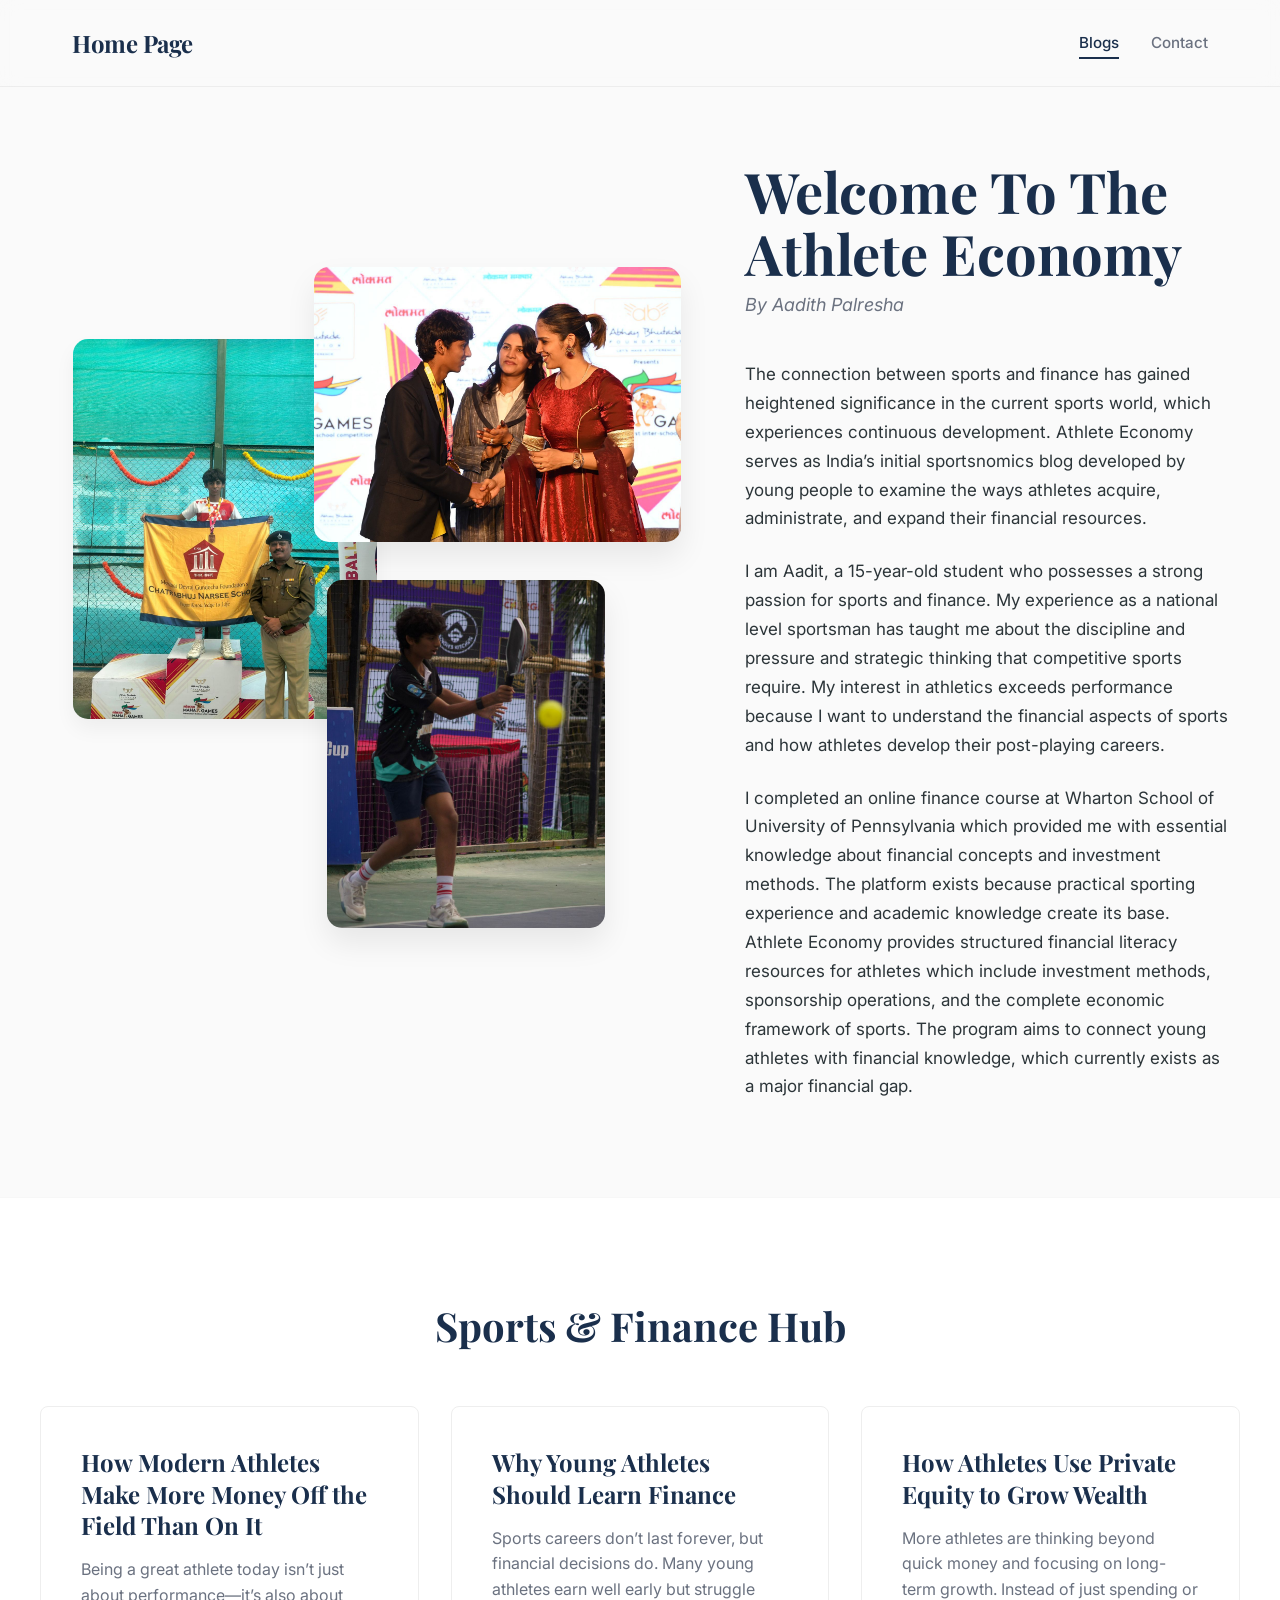
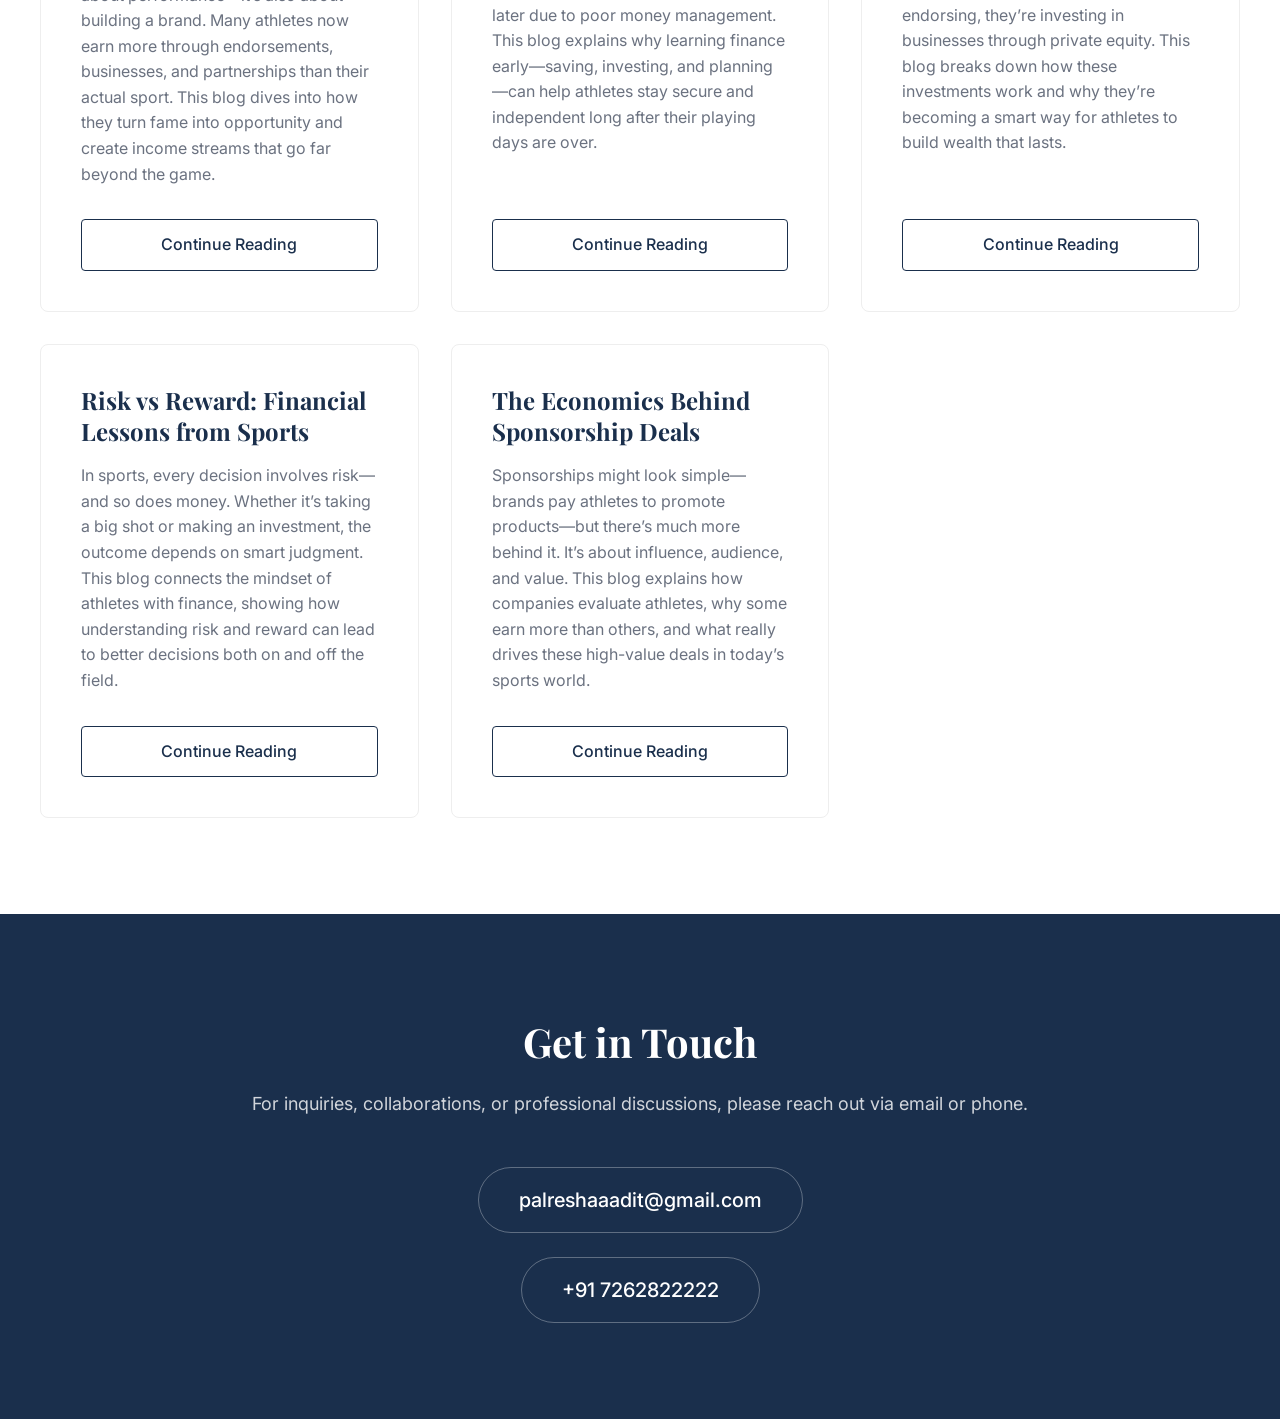
<file: Aadit Blog Website/index.html>
<!DOCTYPE html>
<html lang="en">
<head>
    <meta charset="UTF-8">
    <meta name="viewport" content="width=device-width, initial-scale=1.0">
    <title>Academic Portfolio | Student Blog</title>
    <!-- SEO meta tags -->
    <meta name="description" content="Academic portfolio and blog focusing on current perspectives in cognitive science and technology.">
    <link rel="preconnect" href="https://fonts.googleapis.com">
    <link rel="preconnect" href="https://fonts.gstatic.com" crossorigin>
    <link href="https://fonts.googleapis.com/css2?family=Inter:wght@300;400;500;600&family=Playfair+Display:wght@400;600;700&display=swap" rel="stylesheet">
    <link rel="stylesheet" href="styles.css">
</head>
<body>
    <header class="sticky-header" id="main-header">
        <div class="header-container">
            <a href="#" class="logo">Home Page</a>
            <nav class="nav-links" aria-label="Main Navigation">
                <a href="#articles" class="active">Blogs</a>
                <a href="#contact">Contact</a>
            </nav>
        </div>
    </header>

    <main>
        <section id="home" class="founder-section">
            <div class="founder-image-container fade-in">
                <div class="image-collage float-group">
                    <img src="assets/founder.jpg" alt="Aadit Portrait Anchor" class="collage-img img-1-anchor">
                    <img src="assets/award.jpg" alt="Aadit Receiving Award" class="collage-img img-2-upper">
                    <img src="assets/action.jpg" alt="Aadit Action Shot" class="collage-img img-3-lower">
                </div>
            </div>
            <div class="founder-content fade-in">
                <h1 class="founder-title">Welcome To The Athlete Economy</h1>
                <p class="founder-byline">By Aadith Palresha</p>
                <div class="founder-body">
                    <p>The connection between sports and finance has gained heightened significance in the current sports world, which experiences continuous development. Athlete Economy serves as India’s initial sportsnomics blog developed by young people to examine the ways athletes acquire, administrate, and expand their financial resources.</p>
                    <p>I am Aadit, a 15-year-old student who possesses a strong passion for sports and finance. My experience as a national level sportsman has taught me about the discipline and pressure and strategic thinking that competitive sports require. My interest in athletics exceeds performance because I want to understand the financial aspects of sports and how athletes develop their post-playing careers.</p>
                    <p>I completed an online finance course at Wharton School of University of Pennsylvania which provided me with essential knowledge about financial concepts and investment methods. The platform exists because practical sporting experience and academic knowledge create its base. Athlete Economy provides structured financial literacy resources for athletes which include investment methods, sponsorship operations, and the complete economic framework of sports. The program aims to connect young athletes with financial knowledge, which currently exists as a major financial gap.</p>
                </div>
            </div>
        </section>

        <section id="articles" class="hub-section">
            <div class="hub-container">
                <h2 class="section-title fade-in">Sports & Finance Hub</h2>
                
                <div class="grid-container">
                    <!-- Card 1 -->
                    <a href="modern-athletes.html" class="card-link fade-in">
                        <article class="grid-card">
                            <h3 class="card-title">How Modern Athletes Make More Money Off the Field Than On It</h3>
                            <p class="card-content">Being a great athlete today isn’t just about performance—it’s also about building a brand. Many athletes now earn more through endorsements, businesses, and partnerships than their actual sport. This blog dives into how they turn fame into opportunity and create income streams that go far beyond the game.</p>
                            <span class="btn-continue">Continue Reading</span>
                        </article>
                    </a>

                    <!-- Card 2 -->
                    <a href="athlete-finance.html" class="card-link fade-in">
                        <article class="grid-card">
                            <h3 class="card-title">Why Young Athletes Should Learn Finance</h3>
                            <p class="card-content">Sports careers don’t last forever, but financial decisions do. Many young athletes earn well early but struggle later due to poor money management. This blog explains why learning finance early—saving, investing, and planning—can help athletes stay secure and independent long after their playing days are over.</p>
                            <span class="btn-continue">Continue Reading</span>
                        </article>
                    </a>

                    <!-- Card 3 -->
                    <a href="private-equity.html" class="card-link fade-in">
                        <article class="grid-card">
                            <h3 class="card-title">How Athletes Use Private Equity to Grow Wealth</h3>
                            <p class="card-content">More athletes are thinking beyond quick money and focusing on long-term growth. Instead of just spending or endorsing, they’re investing in businesses through private equity. This blog breaks down how these investments work and why they’re becoming a smart way for athletes to build wealth that lasts.</p>
                            <span class="btn-continue">Continue Reading</span>
                        </article>
                    </a>

                    <!-- Card 4 -->
                    <a href="risk-reward.html" class="card-link fade-in">
                        <article class="grid-card">
                            <h3 class="card-title">Risk vs Reward: Financial Lessons from Sports</h3>
                            <p class="card-content">In sports, every decision involves risk—and so does money. Whether it’s taking a big shot or making an investment, the outcome depends on smart judgment. This blog connects the mindset of athletes with finance, showing how understanding risk and reward can lead to better decisions both on and off the field.</p>
                            <span class="btn-continue">Continue Reading</span>
                        </article>
                    </a>

                    <!-- Card 5 -->
                    <a href="sponsorship-economics.html" class="card-link fade-in">
                        <article class="grid-card">
                            <h3 class="card-title">The Economics Behind Sponsorship Deals</h3>
                            <p class="card-content">Sponsorships might look simple—brands pay athletes to promote products—but there’s much more behind it. It’s about influence, audience, and value. This blog explains how companies evaluate athletes, why some earn more than others, and what really drives these high-value deals in today’s sports world.</p>
                            <span class="btn-continue">Continue Reading</span>
                        </article>
                    </a>
                </div>
            </div>
        </section>
    </main>

    <footer id="contact" class="site-footer">
        <div class="footer-container fade-in">
            <h2>Get in Touch</h2>
            <p>For inquiries, collaborations, or professional discussions, please reach out via email or phone.</p>
            <div class="contact-info">
                <a href="mailto:palreshaaadit@gmail.com" class="contact-link">palreshaaadit@gmail.com</a>
                <a href="tel:+917262822222" class="contact-link">+91 7262822222</a>
            </div>
        </div>
    </footer>

    <script src="script.js"></script>
</body>
</html>
</file>
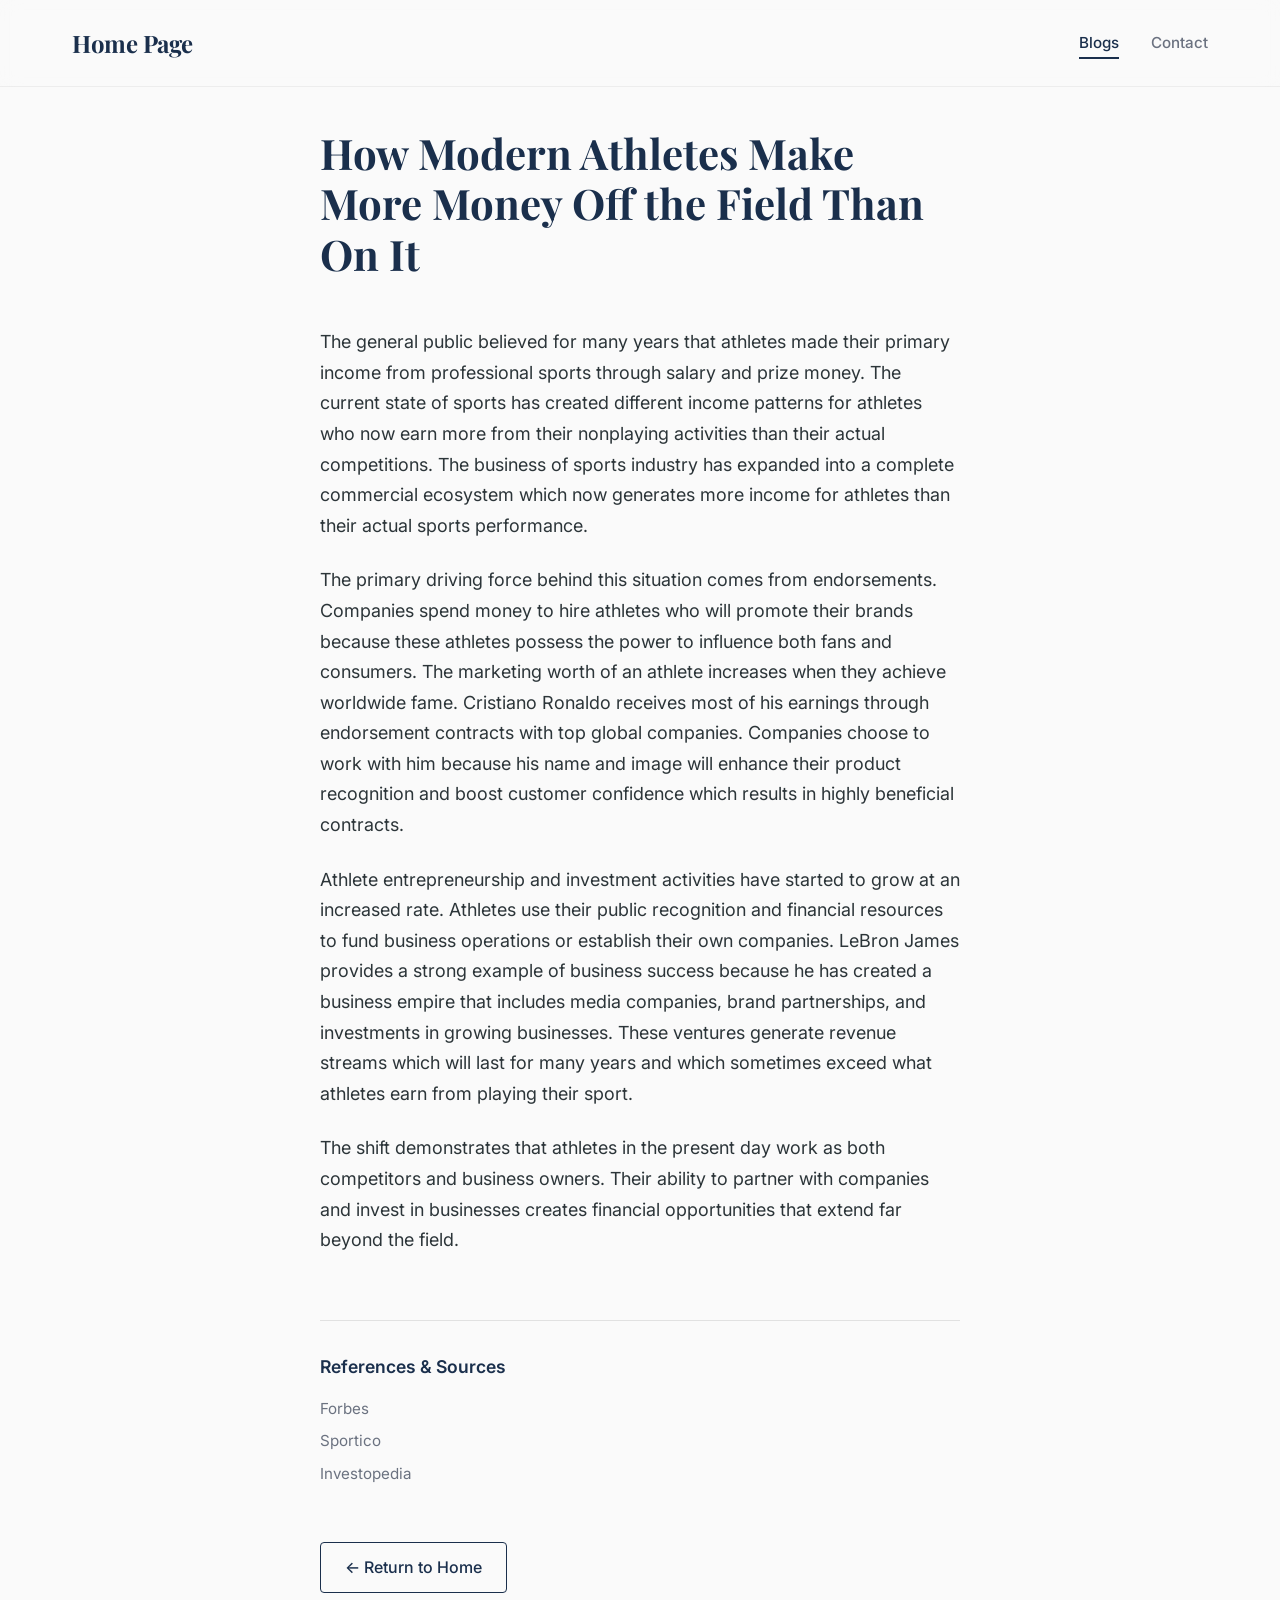
<file: Aadit Blog Website/modern-athletes.html>
<!DOCTYPE html>
<html lang="en">
<head>
    <meta charset="UTF-8">
    <meta name="viewport" content="width=device-width, initial-scale=1.0">
    <title>How Modern Athletes Make More Money Off the Field Than On It</title>
    <link rel="preconnect" href="https://fonts.googleapis.com">
    <link rel="preconnect" href="https://fonts.gstatic.com" crossorigin>
    <link href="https://fonts.googleapis.com/css2?family=Inter:wght@300;400;500;600&family=Playfair+Display:wght@400;600;700;800&display=swap" rel="stylesheet">
    <link rel="stylesheet" href="styles.css">
</head>
<body class="article-body">
    <header class="sticky-header" id="main-header">
        <div class="header-container">
            <a href="index.html" class="logo">Home Page</a>
            <nav class="nav-links" aria-label="Main Navigation">
                <a href="index.html#articles" class="active">Blogs</a>
                <a href="index.html#contact">Contact</a>
            </nav>
        </div>
    </header>

    <main class="article-page fade-in">
        <header class="article-header">
            <h1 class="article-main-heading">How Modern Athletes Make More Money Off the Field Than On It</h1>
        </header>

        <article class="article-content">
            <p>The general public believed for many years that athletes made their primary income from professional sports through salary and prize money. The current state of sports has created different income patterns for athletes who now earn more from their nonplaying activities than their actual competitions. The business of sports industry has expanded into a complete commercial ecosystem which now generates more income for athletes than their actual sports performance.</p>
            <p>The primary driving force behind this situation comes from endorsements. Companies spend money to hire athletes who will promote their brands because these athletes possess the power to influence both fans and consumers. The marketing worth of an athlete increases when they achieve worldwide fame. Cristiano Ronaldo receives most of his earnings through endorsement contracts with top global companies. Companies choose to work with him because his name and image will enhance their product recognition and boost customer confidence which results in highly beneficial contracts.</p>
            <p>Athlete entrepreneurship and investment activities have started to grow at an increased rate. Athletes use their public recognition and financial resources to fund business operations or establish their own companies. LeBron James provides a strong example of business success because he has created a business empire that includes media companies, brand partnerships, and investments in growing businesses. These ventures generate revenue streams which will last for many years and which sometimes exceed what athletes earn from playing their sport.</p>
            <p>The shift demonstrates that athletes in the present day work as both competitors and business owners. Their ability to partner with companies and invest in businesses creates financial opportunities that extend far beyond the field.</p>
        </article>

        <footer class="article-footer">
            <h3 class="references-title">References & Sources</h3>
            <ul class="references-list">
                <li>Forbes</li>
                <li>Sportico</li>
                <li>Investopedia</li>
            </ul>
        </footer>

        <a href="index.html" class="btn-return">← Return to Home</a>
    </main>

    <script src="script.js"></script>
</body>
</html>
</file>
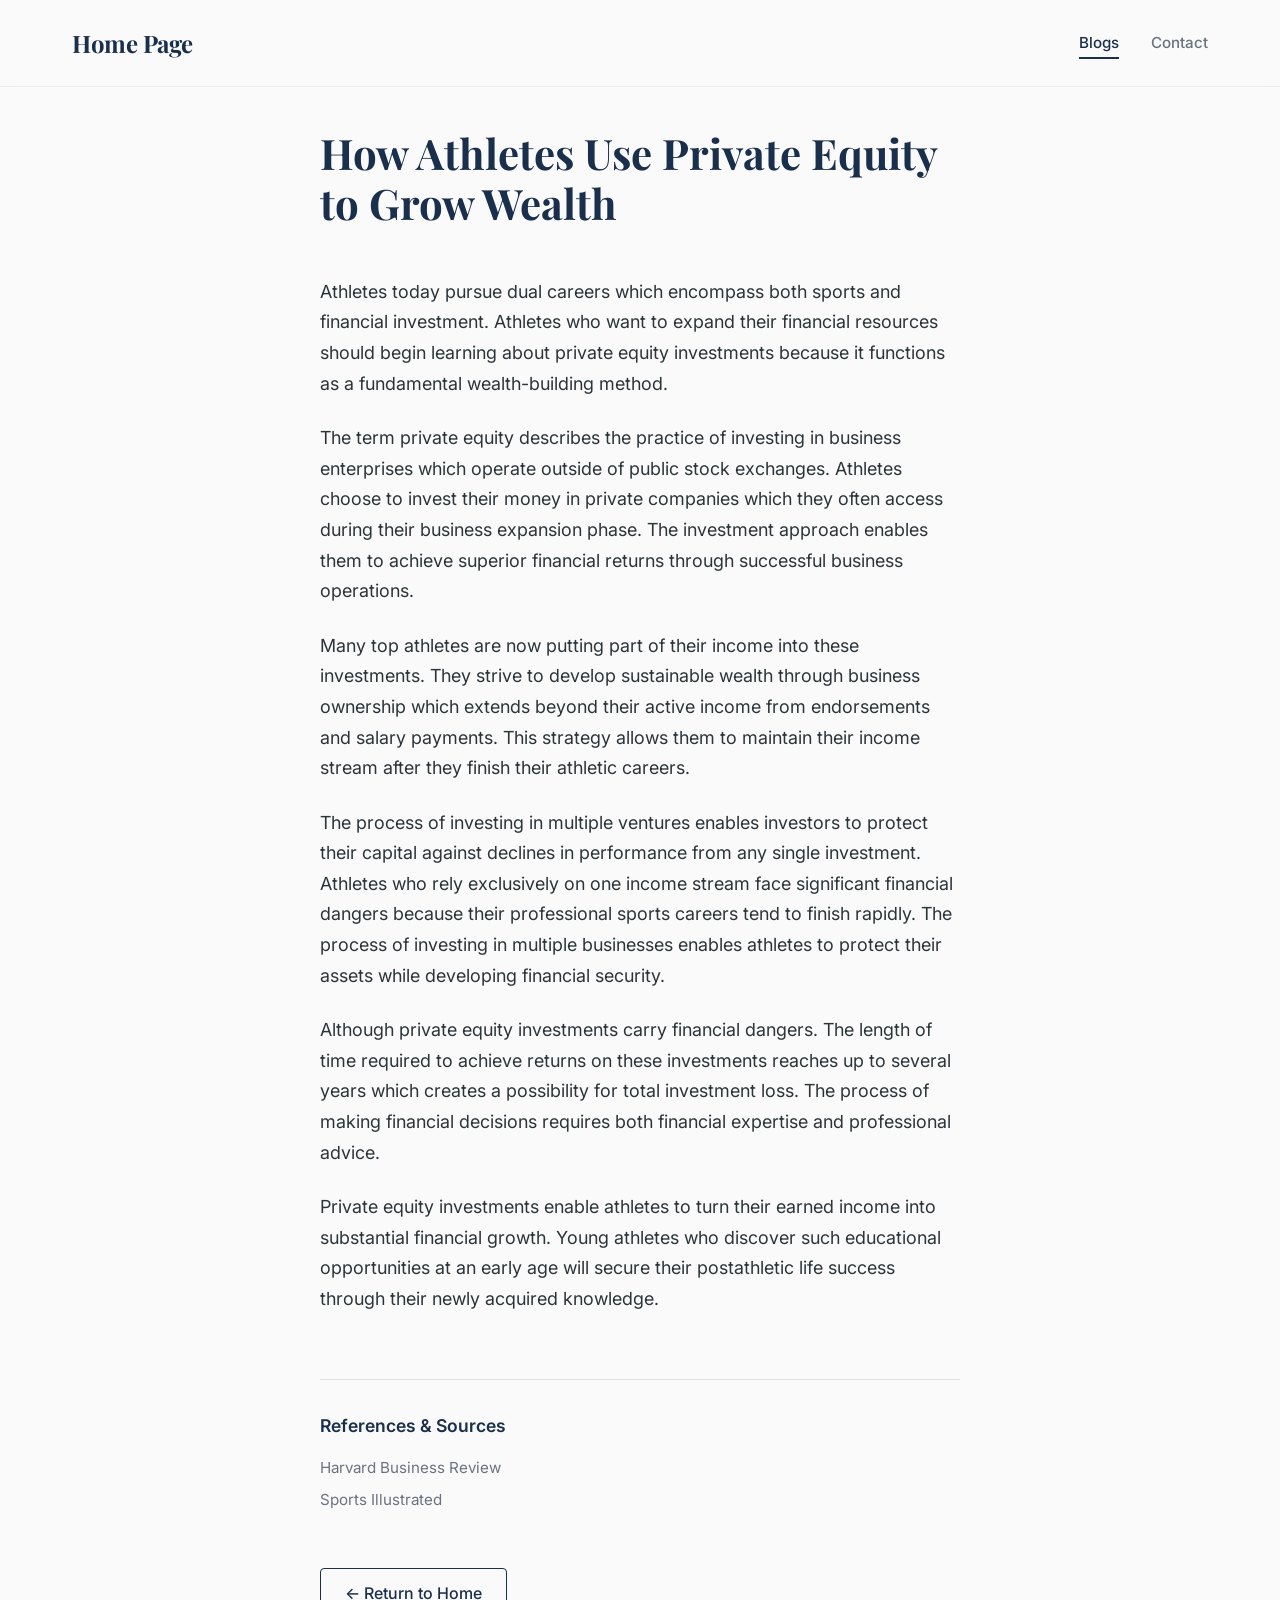
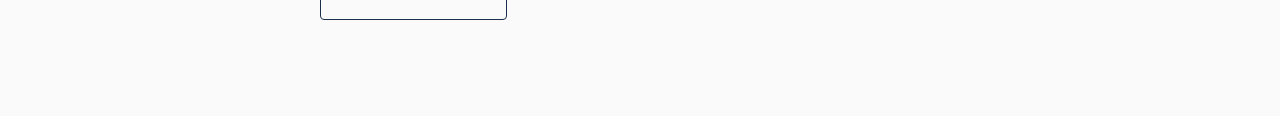
<file: Aadit Blog Website/private-equity.html>
<!DOCTYPE html>
<html lang="en">
<head>
    <meta charset="UTF-8">
    <meta name="viewport" content="width=device-width, initial-scale=1.0">
    <title>How Athletes Use Private Equity to Grow Wealth</title>
    <link rel="preconnect" href="https://fonts.googleapis.com">
    <link rel="preconnect" href="https://fonts.gstatic.com" crossorigin>
    <link href="https://fonts.googleapis.com/css2?family=Inter:wght@300;400;500;600&family=Playfair+Display:wght@400;600;700;800&display=swap" rel="stylesheet">
    <link rel="stylesheet" href="styles.css">
</head>
<body class="article-body">
    <header class="sticky-header" id="main-header">
        <div class="header-container">
            <a href="index.html" class="logo">Home Page</a>
            <nav class="nav-links" aria-label="Main Navigation">
                <a href="index.html#articles" class="active">Blogs</a>
                <a href="index.html#contact">Contact</a>
            </nav>
        </div>
    </header>

    <main class="article-page fade-in">
        <header class="article-header">
            <h1 class="article-main-heading">How Athletes Use Private Equity to Grow Wealth</h1>
        </header>

        <article class="article-content">
            <p>Athletes today pursue dual careers which encompass both sports and financial investment. Athletes who want to expand their financial resources should begin learning about private equity investments because it functions as a fundamental wealth-building method.</p>
            <p>The term private equity describes the practice of investing in business enterprises which operate outside of public stock exchanges. Athletes choose to invest their money in private companies which they often access during their business expansion phase. The investment approach enables them to achieve superior financial returns through successful business operations.</p>
            <p>Many top athletes are now putting part of their income into these investments. They strive to develop sustainable wealth through business ownership which extends beyond their active income from endorsements and salary payments. This strategy allows them to maintain their income stream after they finish their athletic careers.</p>
            <p>The process of investing in multiple ventures enables investors to protect their capital against declines in performance from any single investment. Athletes who rely exclusively on one income stream face significant financial dangers because their professional sports careers tend to finish rapidly. The process of investing in multiple businesses enables athletes to protect their assets while developing financial security.</p>
            <p>Although private equity investments carry financial dangers. The length of time required to achieve returns on these investments reaches up to several years which creates a possibility for total investment loss. The process of making financial decisions requires both financial expertise and professional advice.</p>
            <p>Private equity investments enable athletes to turn their earned income into substantial financial growth. Young athletes who discover such educational opportunities at an early age will secure their postathletic life success through their newly acquired knowledge.</p>
        </article>

        <footer class="article-footer">
            <h3 class="references-title">References & Sources</h3>
            <ul class="references-list">
                <li>Harvard Business Review</li>
                <li>Sports Illustrated</li>
            </ul>
        </footer>

        <a href="index.html" class="btn-return">← Return to Home</a>
    </main>

    <script src="script.js"></script>
</body>
</html>
</file>
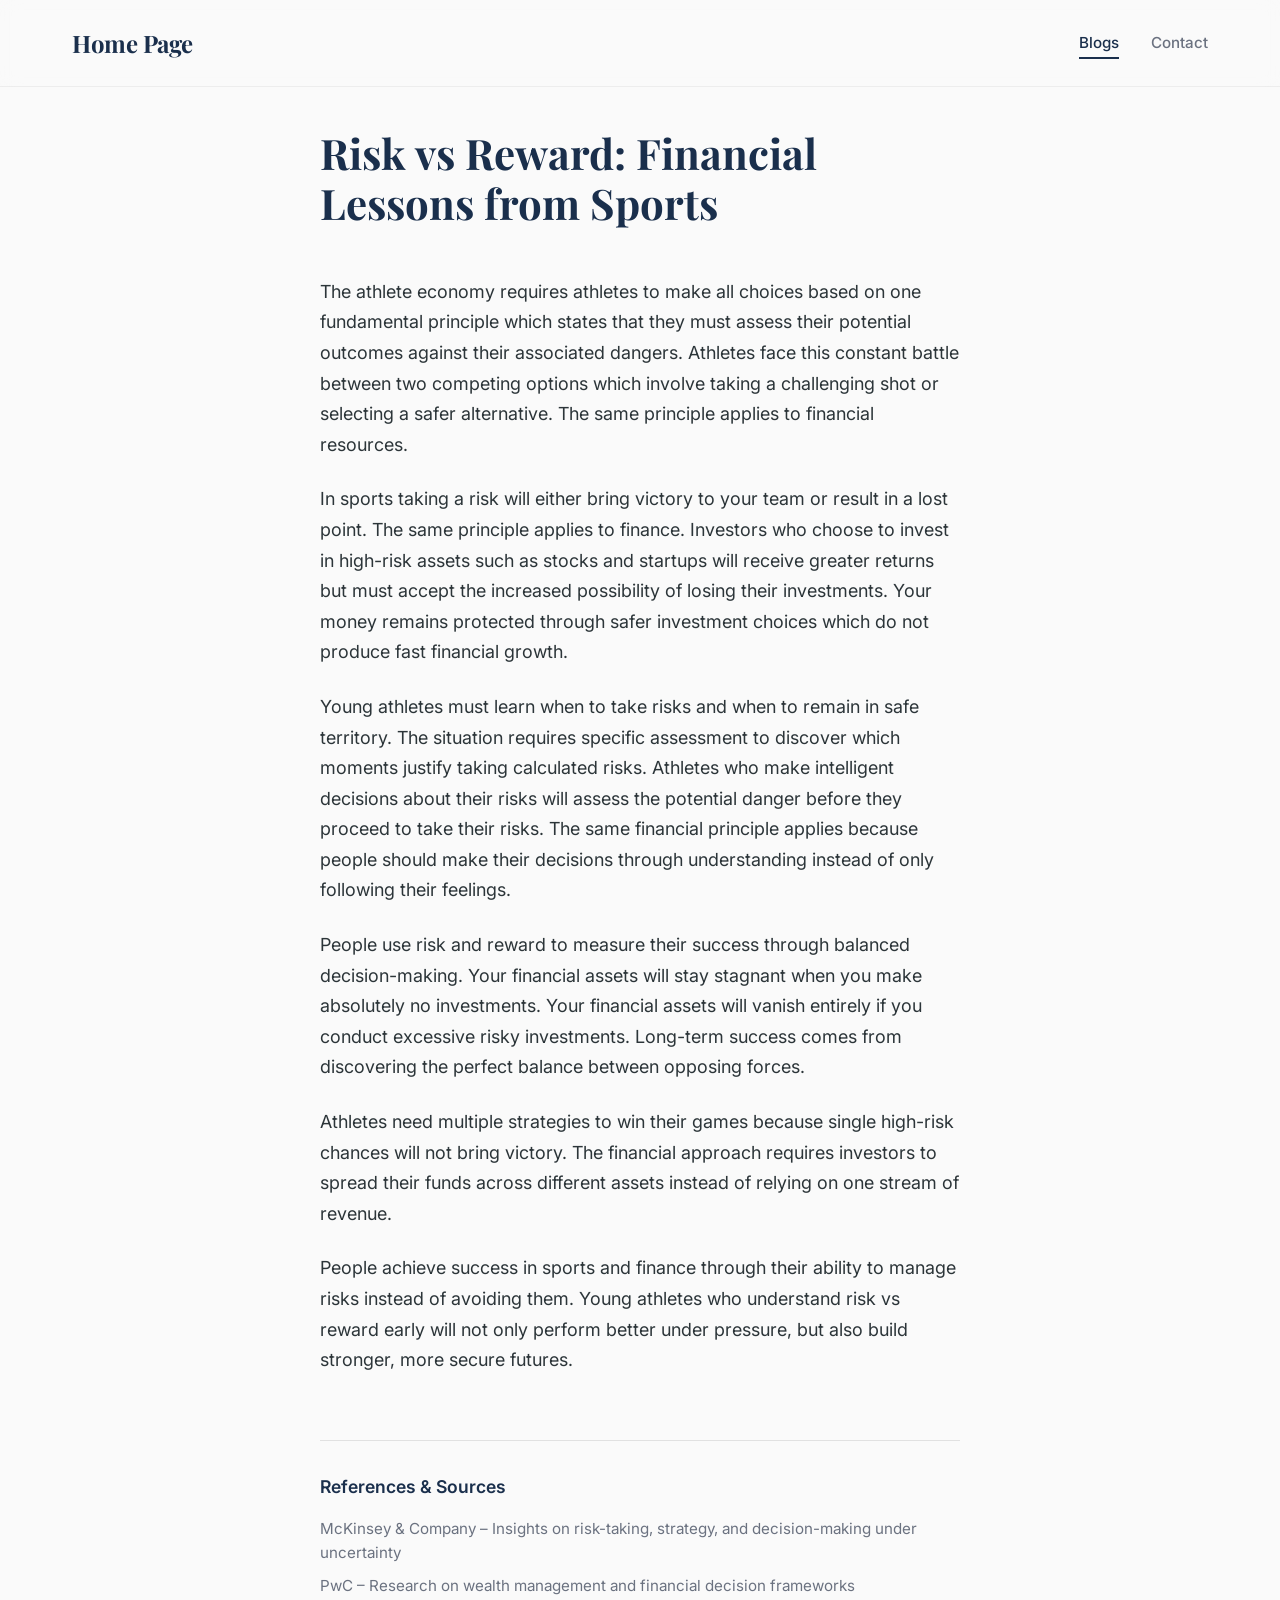
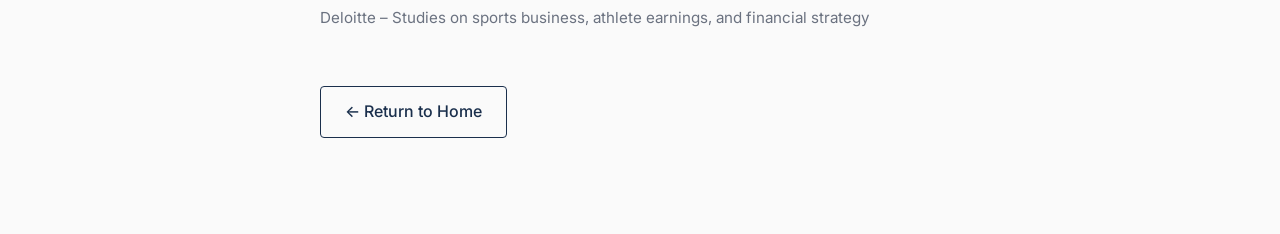
<file: Aadit Blog Website/risk-reward.html>
<!DOCTYPE html>
<html lang="en">
<head>
    <meta charset="UTF-8">
    <meta name="viewport" content="width=device-width, initial-scale=1.0">
    <title>Risk vs Reward: Financial Lessons from Sports</title>
    <link rel="preconnect" href="https://fonts.googleapis.com">
    <link rel="preconnect" href="https://fonts.gstatic.com" crossorigin>
    <link href="https://fonts.googleapis.com/css2?family=Inter:wght@300;400;500;600&family=Playfair+Display:wght@400;600;700;800&display=swap" rel="stylesheet">
    <link rel="stylesheet" href="styles.css">
</head>
<body class="article-body">
    <header class="sticky-header" id="main-header">
        <div class="header-container">
            <a href="index.html" class="logo">Home Page</a>
            <nav class="nav-links" aria-label="Main Navigation">
                <a href="index.html#articles" class="active">Blogs</a>
                <a href="index.html#contact">Contact</a>
            </nav>
        </div>
    </header>

    <main class="article-page fade-in">
        <header class="article-header">
            <h1 class="article-main-heading">Risk vs Reward: Financial Lessons from Sports</h1>
        </header>

        <article class="article-content">
            <p>The athlete economy requires athletes to make all choices based on one fundamental principle which states that they must assess their potential outcomes against their associated dangers. Athletes face this constant battle between two competing options which involve taking a challenging shot or selecting a safer alternative. The same principle applies to financial resources.</p>
            <p>In sports taking a risk will either bring victory to your team or result in a lost point. The same principle applies to finance. Investors who choose to invest in high-risk assets such as stocks and startups will receive greater returns but must accept the increased possibility of losing their investments. Your money remains protected through safer investment choices which do not produce fast financial growth.</p>
            <p>Young athletes must learn when to take risks and when to remain in safe territory. The situation requires specific assessment to discover which moments justify taking calculated risks. Athletes who make intelligent decisions about their risks will assess the potential danger before they proceed to take their risks. The same financial principle applies because people should make their decisions through understanding instead of only following their feelings.</p>
            <p>People use risk and reward to measure their success through balanced decision-making. Your financial assets will stay stagnant when you make absolutely no investments. Your financial assets will vanish entirely if you conduct excessive risky investments. Long-term success comes from discovering the perfect balance between opposing forces.</p>
            <p>Athletes need multiple strategies to win their games because single high-risk chances will not bring victory. The financial approach requires investors to spread their funds across different assets instead of relying on one stream of revenue.</p>
            <p>People achieve success in sports and finance through their ability to manage risks instead of avoiding them. Young athletes who understand risk vs reward early will not only perform better under pressure, but also build stronger, more secure futures.</p>
        </article>

        <footer class="article-footer">
            <h3 class="references-title">References & Sources</h3>
            <ul class="references-list">
                <li>McKinsey & Company – Insights on risk-taking, strategy, and decision-making under uncertainty</li>
                <li>PwC – Research on wealth management and financial decision frameworks</li>
                <li>Deloitte – Studies on sports business, athlete earnings, and financial strategy</li>
            </ul>
        </footer>

        <a href="index.html" class="btn-return">← Return to Home</a>
    </main>

    <script src="script.js"></script>
</body>
</html>
</file>
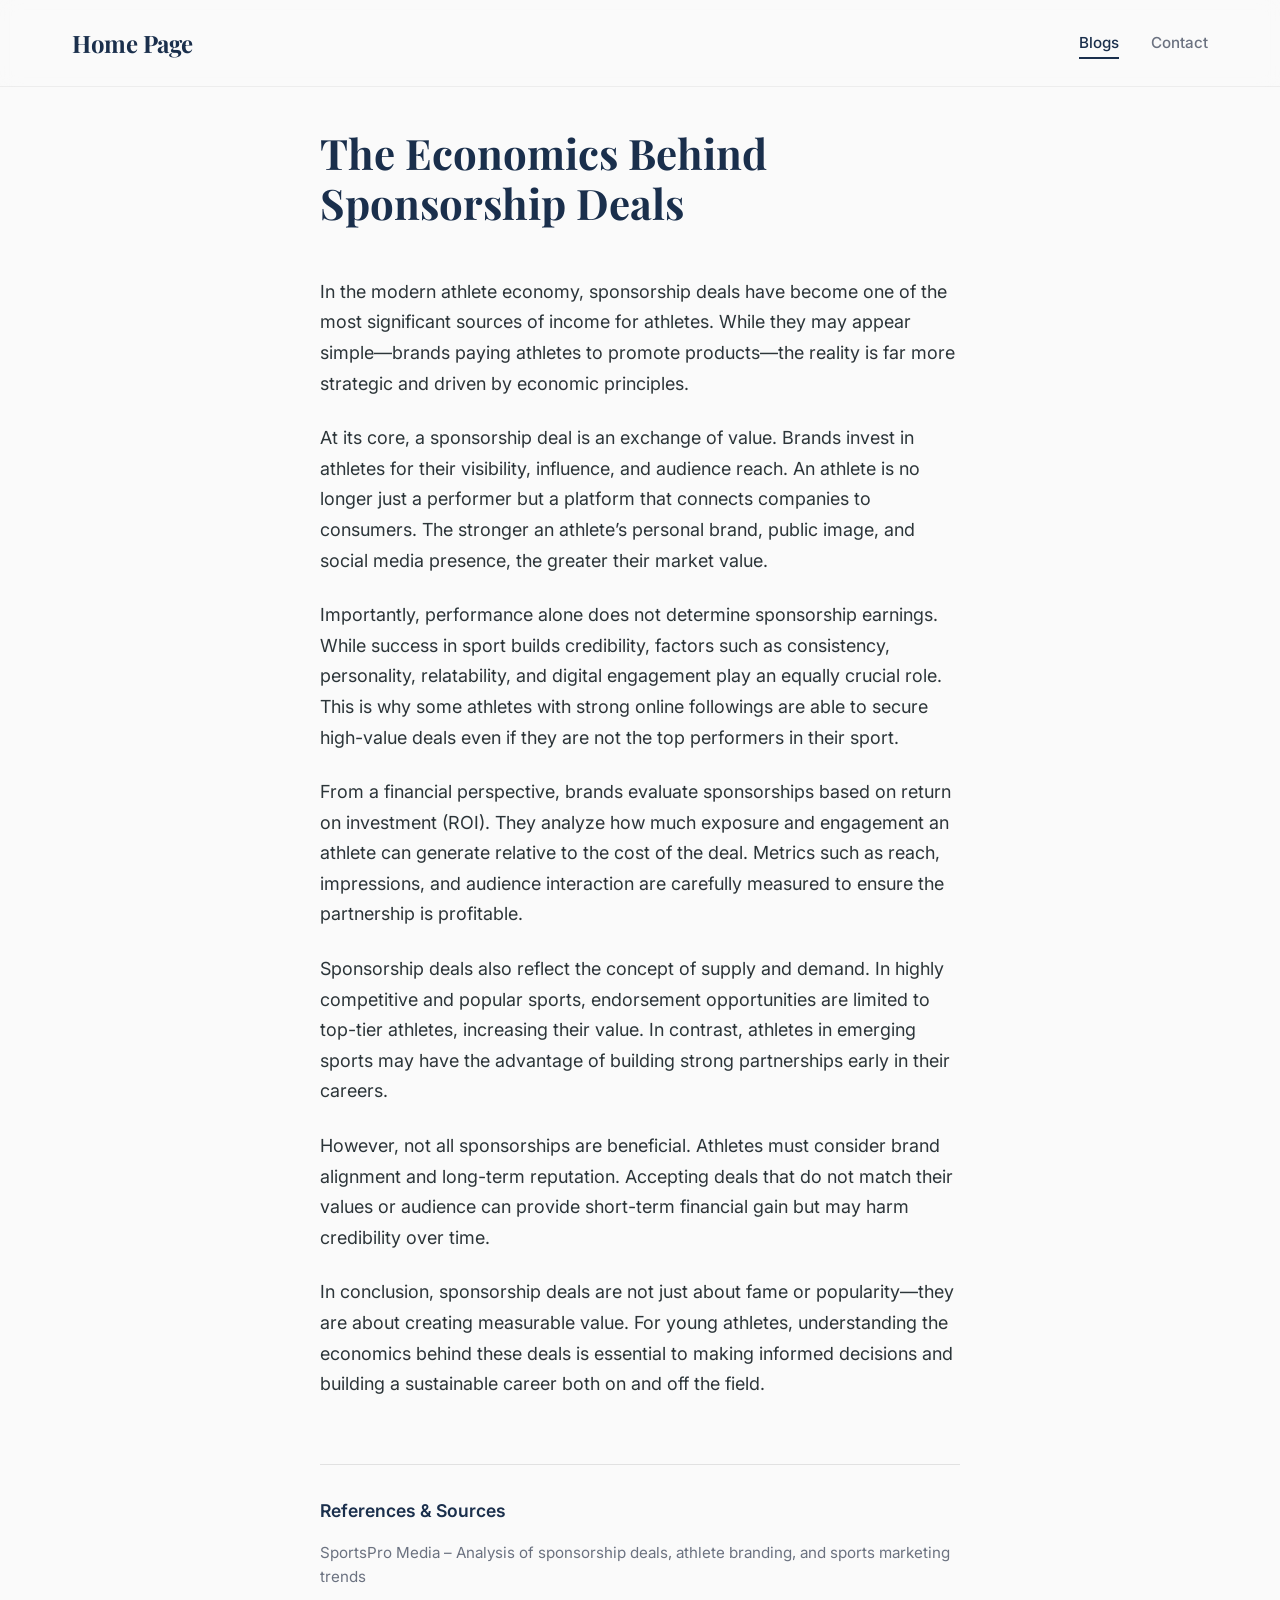
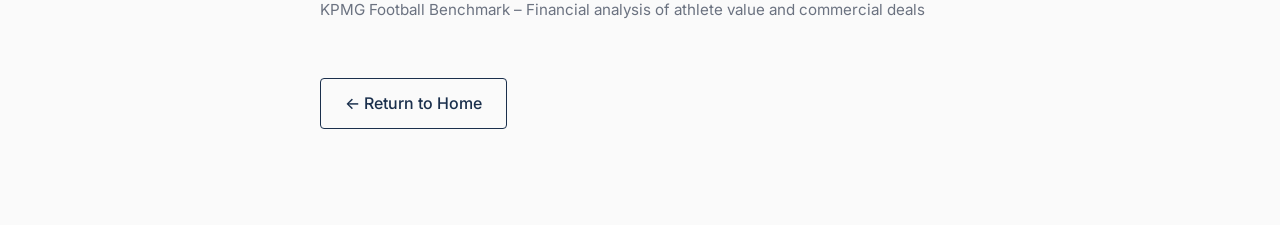
<file: Aadit Blog Website/sponsorship-economics.html>
<!DOCTYPE html>
<html lang="en">
<head>
    <meta charset="UTF-8">
    <meta name="viewport" content="width=device-width, initial-scale=1.0">
    <title>The Economics Behind Sponsorship Deals</title>
    <link rel="preconnect" href="https://fonts.googleapis.com">
    <link rel="preconnect" href="https://fonts.gstatic.com" crossorigin>
    <link href="https://fonts.googleapis.com/css2?family=Inter:wght@300;400;500;600&family=Playfair+Display:wght@400;600;700;800&display=swap" rel="stylesheet">
    <link rel="stylesheet" href="styles.css">
</head>
<body class="article-body">
    <header class="sticky-header" id="main-header">
        <div class="header-container">
            <a href="index.html" class="logo">Home Page</a>
            <nav class="nav-links" aria-label="Main Navigation">
                <a href="index.html#articles" class="active">Blogs</a>
                <a href="index.html#contact">Contact</a>
            </nav>
        </div>
    </header>

    <main class="article-page fade-in">
        <header class="article-header">
            <h1 class="article-main-heading">The Economics Behind Sponsorship Deals</h1>
        </header>

        <article class="article-content">
            <p>In the modern athlete economy, sponsorship deals have become one of the most significant sources of income for athletes. While they may appear simple—brands paying athletes to promote products—the reality is far more strategic and driven by economic principles.</p>
            <p>At its core, a sponsorship deal is an exchange of value. Brands invest in athletes for their visibility, influence, and audience reach. An athlete is no longer just a performer but a platform that connects companies to consumers. The stronger an athlete’s personal brand, public image, and social media presence, the greater their market value.</p>
            <p>Importantly, performance alone does not determine sponsorship earnings. While success in sport builds credibility, factors such as consistency, personality, relatability, and digital engagement play an equally crucial role. This is why some athletes with strong online followings are able to secure high-value deals even if they are not the top performers in their sport.</p>
            <p>From a financial perspective, brands evaluate sponsorships based on return on investment (ROI). They analyze how much exposure and engagement an athlete can generate relative to the cost of the deal. Metrics such as reach, impressions, and audience interaction are carefully measured to ensure the partnership is profitable.</p>
            <p>Sponsorship deals also reflect the concept of supply and demand. In highly competitive and popular sports, endorsement opportunities are limited to top-tier athletes, increasing their value. In contrast, athletes in emerging sports may have the advantage of building strong partnerships early in their careers.</p>
            <p>However, not all sponsorships are beneficial. Athletes must consider brand alignment and long-term reputation. Accepting deals that do not match their values or audience can provide short-term financial gain but may harm credibility over time.</p>
            <p>In conclusion, sponsorship deals are not just about fame or popularity—they are about creating measurable value. For young athletes, understanding the economics behind these deals is essential to making informed decisions and building a sustainable career both on and off the field.</p>
        </article>

        <footer class="article-footer">
            <h3 class="references-title">References & Sources</h3>
            <ul class="references-list">
                <li>SportsPro Media – Analysis of sponsorship deals, athlete branding, and sports marketing trends</li>
                <li>KPMG Football Benchmark – Financial analysis of athlete value and commercial deals</li>
            </ul>
        </footer>

        <a href="index.html" class="btn-return">← Return to Home</a>
    </main>

    <script src="script.js"></script>
</body>
</html>
</file>
<file: Aadit Blog Website/styles.css>
:root {
    --bg-color: #FAFAFA;
    --text-primary: #2C3539;
    --text-secondary: #6B7280;
    --accent-color: #1A2F4C;
    --accent-hover: #294A75;
    --card-bg: #FFFFFF;
    --transition-speed: 0.3s;
    
    --font-sans: 'Inter', sans-serif;
    --font-serif: 'Playfair Display', serif;
}

* {
    margin: 0;
    padding: 0;
    box-sizing: border-box;
}

html {
    scroll-behavior: smooth;
    font-size: 16px;
}

body {
    background-color: var(--bg-color);
    color: var(--text-primary);
    font-family: var(--font-sans);
    line-height: 1.6;
    overflow-x: hidden;
}

/* Typography */
h1, h2, h3, h4, .logo {
    font-family: var(--font-serif);
    color: var(--accent-color);
}

/* Header & Nav */
.sticky-header {
    position: fixed;
    top: 0;
    width: 100%;
    background-color: rgba(250, 250, 250, 0.85);
    backdrop-filter: blur(10px);
    -webkit-backdrop-filter: blur(10px);
    z-index: 1000;
    border-bottom: 1px solid rgba(0,0,0,0.05);
    transition: background-color var(--transition-speed) ease, box-shadow var(--transition-speed) ease;
}

.header-container {
    max-width: 1200px;
    margin: 0 auto;
    padding: 1.5rem 2rem;
    display: flex;
    justify-content: space-between;
    align-items: center;
}

.logo {
    font-size: 1.5rem;
    font-weight: 700;
    text-decoration: none;
    letter-spacing: -0.5px;
}

.nav-links {
    display: flex;
    gap: 2rem;
}

.nav-links a {
    text-decoration: none;
    color: var(--text-secondary);
    font-weight: 500;
    font-size: 0.95rem;
    position: relative;
    transition: color var(--transition-speed) ease;
}

.nav-links a:hover, .nav-links a.active {
    color: var(--accent-color);
}

.nav-links a::after {
    content: '';
    position: absolute;
    width: 0;
    height: 2px;
    bottom: -4px;
    left: 0;
    background-color: var(--accent-color);
    transition: width var(--transition-speed) ease;
}

.nav-links a:hover::after, .nav-links a.active::after {
    width: 100%;
}

/* Founder Hero Section */
.founder-section {
    max-width: 1400px;
    margin: 0 auto;
    padding: 10rem 3rem 6rem;
    display: grid;
    grid-template-columns: 1.3fr 1fr;
    gap: 4rem;
    align-items: center;
    min-height: 80vh;
}

.founder-image-container {
    display: flex;
    justify-content: flex-start;
    width: 100%;
}

.image-collage {
    position: relative;
    width: 100%;
    max-width: 100%;
    aspect-ratio: 1 / 1.15;
    margin-top: 0;
}

.float-group {
    animation: slowFloat 8s ease-in-out infinite;
}

@keyframes slowFloat {
    0% { transform: translateY(0); }
    50% { transform: translateY(-15px); }
    100% { transform: translateY(0); }
}

.collage-img {
    position: absolute;
    border-radius: 15px; /* Refined border radius to 15px */
    overflow: hidden;
    object-fit: cover;
    background-color: #EAEAEA;
    transition: transform 0.4s ease;
}

.collage-img:hover {
    transform: scale(1.03);
}

.img-1-anchor {
    top: 10%;
    left: 4%;
    width: 48%;
    aspect-ratio: 4 / 5;
    z-index: 1;
    box-shadow: 0 10px 20px rgba(0, 0, 0, 0.05);
}

.img-2-upper {
    top: 0%;
    right: 0%;
    width: 58%;
    aspect-ratio: 4 / 3;
    z-index: 2;
    box-shadow: 0 15px 30px rgba(0, 0, 0, 0.08); /* Exact 8% opacity 30px blur equivalent */
}

.img-3-lower {
    top: 43%; /* Mathematically drops exactly ~40px below the bottom bound of image 2 */
    right: 12%; /* Shifts left to effectively overlap the lower bound of image 1 */
    width: 44%;
    aspect-ratio: 4 / 5;
    z-index: 3; /* Highest overlap layer */
    box-shadow: 0 15px 30px rgba(0, 0, 0, 0.08);
}

.founder-image-frame img {
    width: 100%;
    height: 100%;
    object-fit: cover;
    transition: transform 0.8s cubic-bezier(0.2, 0.8, 0.2, 1);
}

.founder-image-frame:hover img {
    transform: scale(1.05);
}

.founder-content {
    display: flex;
    flex-direction: column;
}

.founder-title {
    font-family: var(--font-serif);
    font-size: 3.5rem;
    line-height: 1.1;
    margin-bottom: 0.5rem;
    color: var(--accent-color);
}

.founder-byline {
    font-family: var(--font-sans);
    font-size: 1.125rem;
    font-style: italic;
    color: var(--text-secondary);
    margin-bottom: 2.5rem;
}

.founder-body p {
    font-family: var(--font-sans);
    font-size: 17px;
    line-height: 1.7;
    color: var(--text-primary);
    margin-bottom: 1.5rem;
}

.founder-body p:last-child {
    margin-bottom: 0;
}

/* Hub Section */
.hub-section {
    background-color: #FFF;
    padding: 6rem 2rem;
    border-top: 1px solid rgba(0,0,0,0.03);
}

.hub-container {
    max-width: 1200px;
    margin: 0 auto;
}

.section-title {
    font-size: 2.5rem;
    margin-bottom: 3rem;
    text-align: center;
}

.grid-container {
    display: grid;
    grid-template-columns: repeat(auto-fit, minmax(320px, 1fr));
    gap: 2rem;
    align-items: stretch;
}

.card-link {
    text-decoration: none;
    color: inherit;
    display: flex;
}

.grid-card {
    background: #FFFFFF;
    border: 1px solid #EEEEEE;
    border-radius: 8px;
    padding: 2.5rem;
    display: flex;
    flex-direction: column;
    transition: transform var(--transition-speed) ease, box-shadow var(--transition-speed) ease;
    height: 100%;
    width: 100%;
}

.grid-card:hover {
    transform: translateY(-5px);
    box-shadow: 0 10px 30px rgba(0,0,0,0.08);
}

.card-title {
    font-size: 1.5rem;
    margin-bottom: 1rem;
    line-height: 1.3;
}

.card-content {
    color: var(--text-secondary);
    margin-bottom: 2rem;
    flex-grow: 1; /* Pushes the button to the bottom for equal heights */
}

.btn-continue {
    display: inline-block;
    padding: 0.75rem 1.5rem;
    background-color: transparent;
    border: 1px solid var(--accent-color);
    color: var(--accent-color);
    border-radius: 4px;
    font-weight: 500;
    text-align: center;
    transition: background-color var(--transition-speed) ease, color var(--transition-speed) ease;
    margin-top: auto;
}

.grid-card:hover .btn-continue {
    background-color: var(--accent-color);
    color: #FFF;
}

/* Animations */
.fade-in {
    opacity: 0;
    transform: translateY(20px);
    transition: opacity 0.8s ease-out, transform 0.8s ease-out;
}

.fade-in.appear {
    opacity: 1;
    transform: translateY(0);
}

/* Responsive */
@media (max-width: 900px) {
    .founder-section {
        grid-template-columns: 1fr;
        padding-top: 8rem;
        gap: 3rem;
    }
    
    .founder-content {
        max-width: 100%;
        margin: 0 auto;
    }
    
    .nav-links {
        display: none; /* Add hamburger menu logic for mobile if needed */
    }
    
    .grid-card {
        padding: 2rem;
    }
    
    .image-collage {
        max-width: 400px;
        margin: 0 auto;
    }
}

/* Article Page Specifics */
.article-page {
    margin: 8rem 25% 6rem 25%;
}

.article-header {
    margin-bottom: 3rem;
}

.article-main-heading {
    font-family: var(--font-serif);
    font-size: 42px;
    font-weight: 700;
    color: var(--accent-color);
    margin-bottom: 1rem;
    line-height: 1.2;
}

.article-subtitle {
    font-family: var(--font-sans);
    font-size: 1.25rem;
    font-style: italic;
    color: #888888;
    margin-bottom: 2rem;
}

.article-content h3 {
    font-family: var(--font-serif);
    font-size: 24px;
    color: var(--accent-color);
    margin-top: 3.5rem;
    margin-bottom: 1rem;
}

.article-content p {
    font-family: var(--font-sans);
    font-size: 18px;
    line-height: 1.7;
    margin-bottom: 1.5rem;
    color: var(--text-primary);
}

.article-pull-quote {
    font-family: var(--font-serif);
    font-size: 28px;
    font-style: italic;
    color: var(--accent-color);
    border-left: 4px solid var(--accent-color);
    padding-left: 2rem;
    margin: 3rem 0;
    line-height: 1.4;
}

.article-footer {
    margin-top: 4rem;
    padding-top: 2rem;
    border-top: 1px solid rgba(0,0,0,0.1);
}

.references-title {
    font-family: var(--font-sans);
    font-size: 1.1rem;
    font-weight: 600;
    margin-bottom: 1rem;
}

.references-list {
    list-style: none;
    color: var(--text-secondary);
    font-size: 0.95rem;
}

.references-list li {
    margin-bottom: 0.5rem;
}

.btn-return {
    display: inline-block;
    margin-top: 3rem;
    padding: 0.75rem 1.5rem;
    background-color: transparent;
    border: 1px solid var(--accent-color);
    color: var(--accent-color);
    text-decoration: none;
    border-radius: 4px;
    font-weight: 500;
    transition: background-color var(--transition-speed) ease, color var(--transition-speed) ease;
}

.btn-return:hover {
    background-color: var(--accent-color);
    color: #FFF;
}

.article-divider {
    border: 0;
    height: 1px;
    background: #EEEEEE;
    margin: 3.5rem auto;
    width: 60%;
}

.article-pull-quote.centered {
    border-left: none;
    text-align: center;
    font-size: 30px;
    padding: 0;
    margin: 5rem 0;
    position: relative;
    z-index: 1;
}

.article-pull-quote.centered::before {
    content: "“";
    font-size: 100px;
    color: rgba(26, 47, 76, 0.08);
    position: absolute;
    top: -50px;
    left: 50%;
    transform: translateX(-50%);
    font-family: var(--font-serif);
    z-index: -1;
    line-height: 1;
}

@media (max-width: 900px) {
    .article-page {
        margin: 8rem 5% 4rem 5%;
    }
}

/* Footer & Contact Section */
.site-footer {
    background-color: var(--accent-color);
    color: #FFF;
    padding: 6rem 2rem;
    text-align: center;
}

.footer-container {
    max-width: 800px;
    margin: 0 auto;
}

.site-footer h2 {
    color: #FFF;
    font-size: 2.5rem;
    margin-bottom: 1rem;
}

.site-footer p {
    color: rgba(255, 255, 255, 0.8);
    font-size: 1.125rem;
    margin-bottom: 3rem;
}

.contact-info {
    display: flex;
    flex-direction: column;
    gap: 1.5rem;
    align-items: center;
}

.contact-link {
    color: #FFF;
    text-decoration: none;
    font-size: 1.25rem;
    font-weight: 500;
    font-family: var(--font-sans);
    padding: 1rem 2.5rem;
    border: 1px solid rgba(255, 255, 255, 0.3);
    border-radius: 50px;
    transition: background-color var(--transition-speed) ease, border-color var(--transition-speed) ease;
}

.contact-link:hover {
    background-color: rgba(255, 255, 255, 0.1);
    border-color: #FFF;
}
</file>
